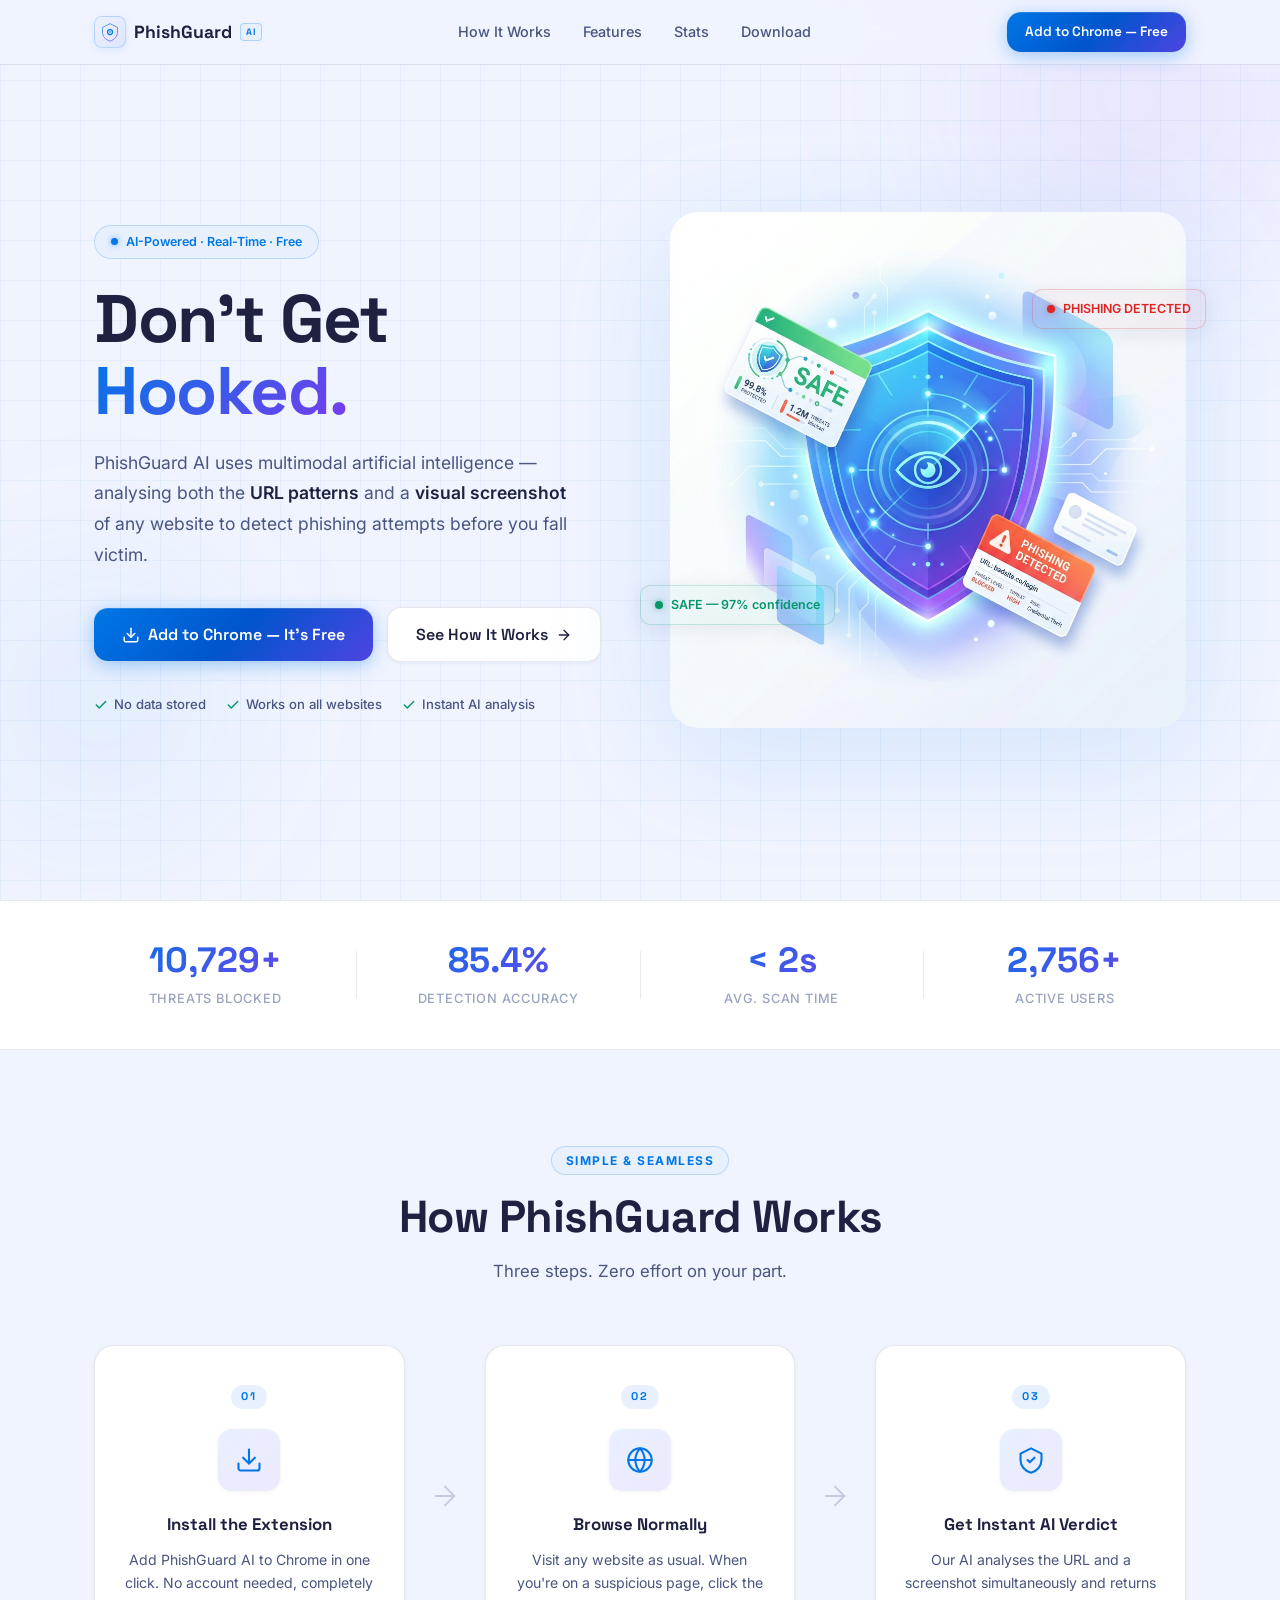
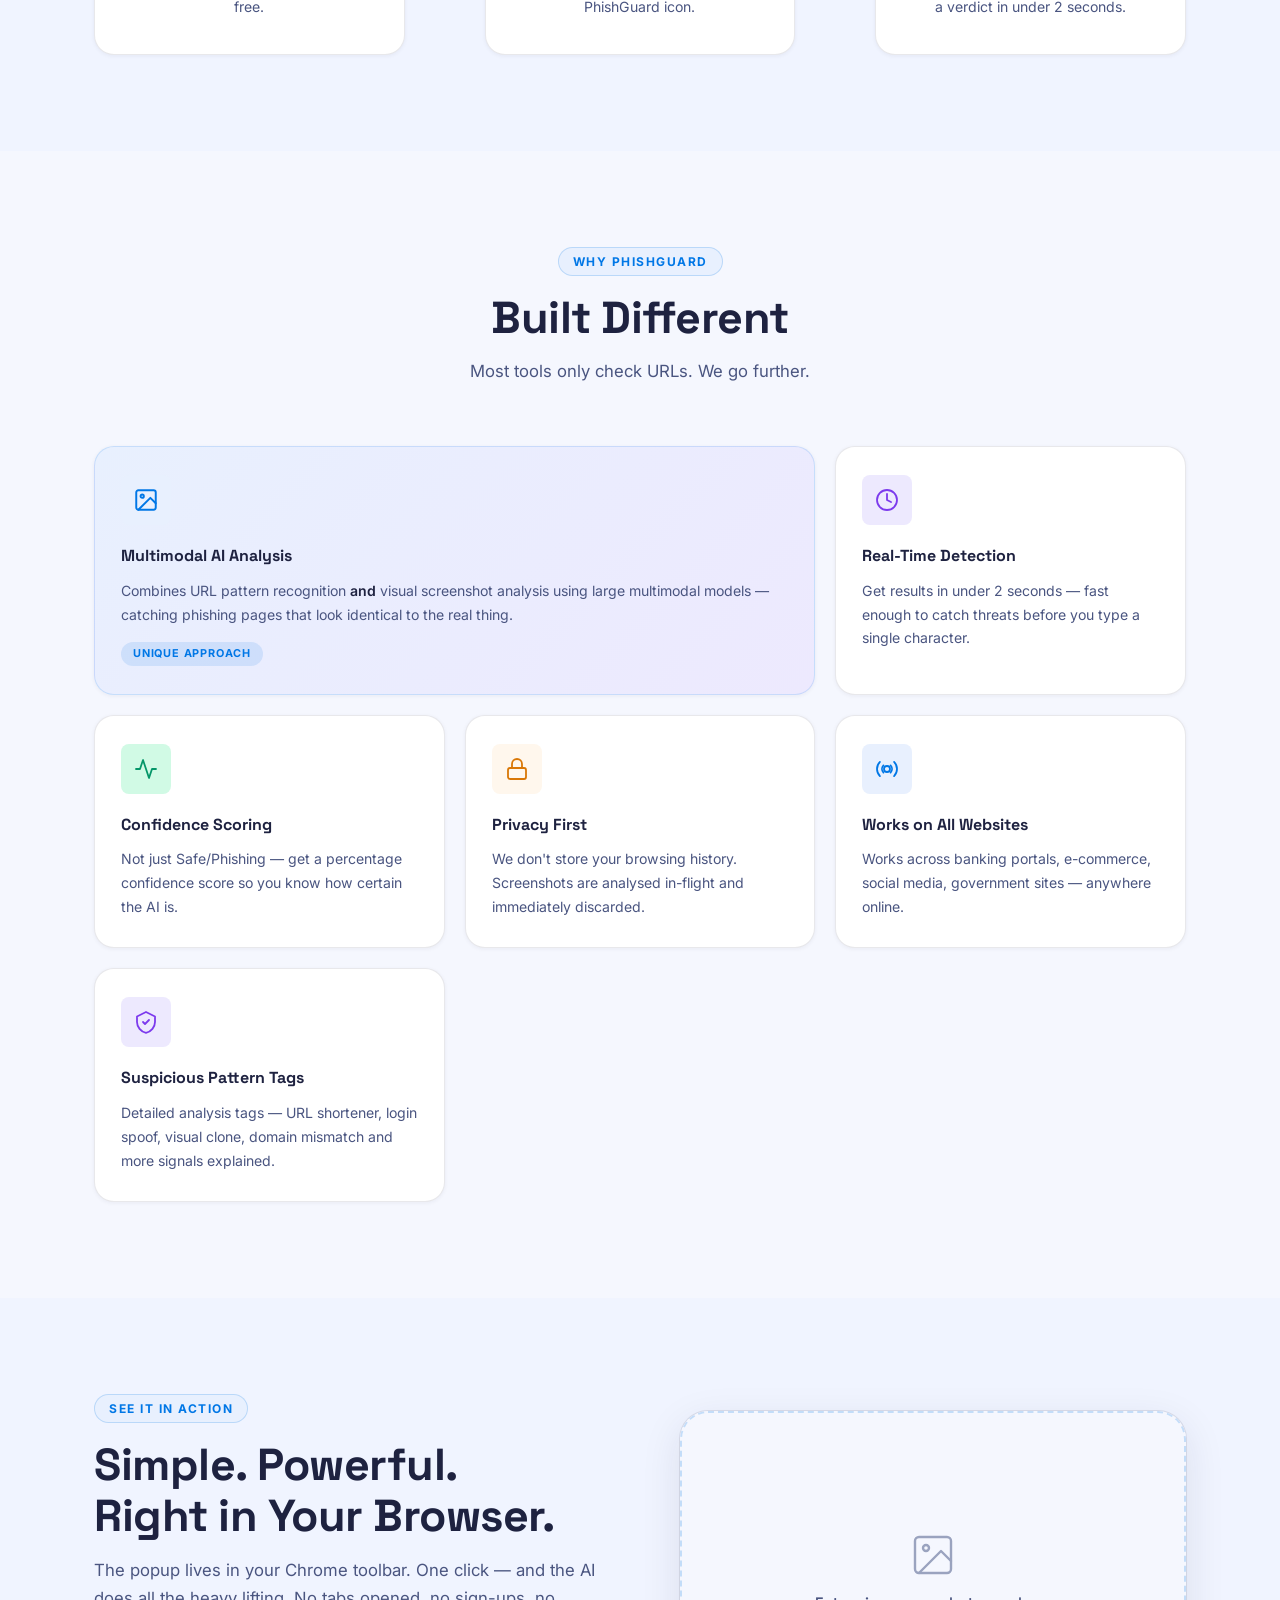
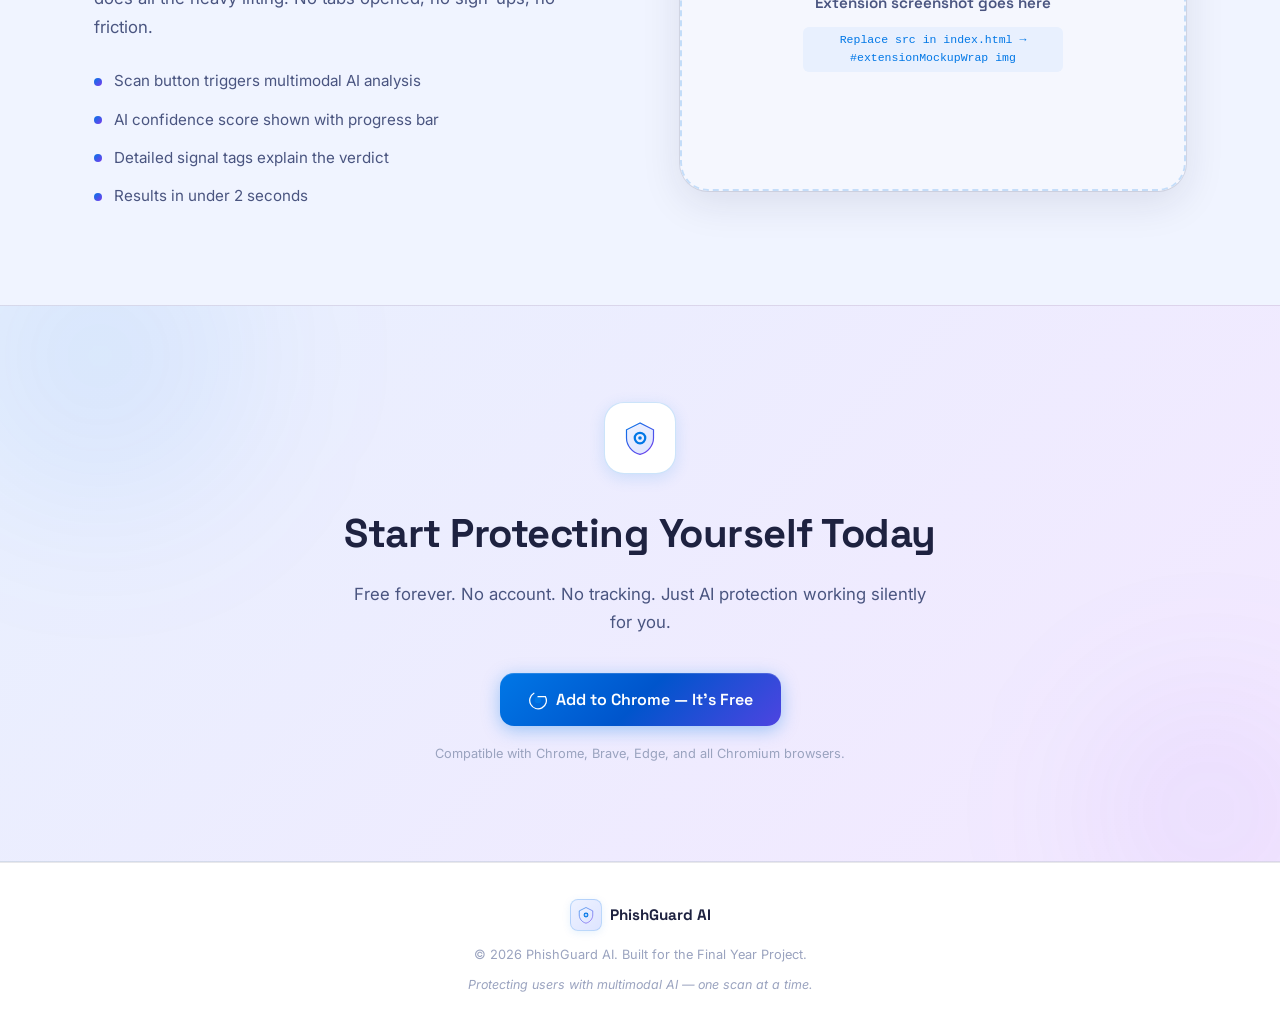
<file: frontend/landing_page/index.html>
<!DOCTYPE html>
<html lang="en">
<head>
  <meta charset="UTF-8" />
  <meta name="viewport" content="width=device-width, initial-scale=1.0" />
  <meta name="description" content="PhishGuard AI — AI-powered phishing website detector using multimodal analysis of URLs and screenshots. Stay safe online with real-time protection." />
  <title>PhishGuard AI — AI-Powered Phishing Detector</title>
  <link rel="preconnect" href="https://fonts.googleapis.com" />
  <link rel="preconnect" href="https://fonts.gstatic.com" crossorigin />
  <link href="https://fonts.googleapis.com/css2?family=Inter:wght@300;400;500;600;700&family=Space+Grotesk:wght@400;500;600;700;800&display=swap" rel="stylesheet" />
  <link rel="stylesheet" href="style.css" />
</head>
<body>

  <!-- ═══════════════════════════════════════════════════════════
       NAVBAR
  ═══════════════════════════════════════════════════════════════ -->
  <nav class="navbar" id="navbar">
    <div class="nav-inner container">
      <a href="#" class="nav-brand" id="navBrand">
        <div class="nav-logo">
          <svg width="20" height="20" viewBox="0 0 24 24" fill="none">
            <path d="M12 2L3 6.5V12c0 4.97 3.79 9.63 9 10.93C17.21 21.63 21 16.97 21 12V6.5L12 2Z"
              fill="url(#nl-fill)" stroke="url(#nl-stroke)" stroke-width="0.8"/>
            <circle cx="12" cy="12" r="3" fill="none" stroke="#0077e6" stroke-width="1.5"/>
            <circle cx="12" cy="12" r="1" fill="#0077e6"/>
            <defs>
              <linearGradient id="nl-fill" x1="3" y1="2" x2="21" y2="24" gradientUnits="userSpaceOnUse">
                <stop stop-color="#eef2ff"/><stop offset="1" stop-color="#dde4ff"/>
              </linearGradient>
              <linearGradient id="nl-stroke" x1="3" y1="2" x2="21" y2="24" gradientUnits="userSpaceOnUse">
                <stop stop-color="#0077e6"/><stop offset="1" stop-color="#7c3aed"/>
              </linearGradient>
            </defs>
          </svg>
        </div>
        <span class="nav-brand-name">PhishGuard</span>
        <span class="nav-brand-tag">AI</span>
      </a>

      <ul class="nav-links" id="navLinks">
        <li><a href="#how-it-works" class="nav-link">How It Works</a></li>
        <li><a href="#features" class="nav-link">Features</a></li>
        <li><a href="#stats" class="nav-link">Stats</a></li>
        <li><a href="#download" class="nav-link">Download</a></li>
      </ul>

      <a href="#download" class="btn btn-primary nav-cta" id="navCta">Add to Chrome — Free</a>

      <!-- Mobile hamburger -->
      <button class="hamburger" id="hamburger" aria-label="Toggle menu">
        <span></span><span></span><span></span>
      </button>
    </div>
  </nav>

  <!-- ═══════════════════════════════════════════════════════════
       HERO
  ═══════════════════════════════════════════════════════════════ -->
  <section class="hero" id="hero">
    <!-- background decorations -->
    <div class="hero-orb hero-orb-1" aria-hidden="true"></div>
    <div class="hero-orb hero-orb-2" aria-hidden="true"></div>
    <div class="hero-grid" aria-hidden="true"></div>

    <div class="container hero-inner">
      <!-- Left: text -->
      <div class="hero-content" data-animate="fade-up">
        <div class="hero-badge">
          <span class="badge-dot"></span>
          AI-Powered · Real-Time · Free
        </div>

        <h1 class="hero-title">
          Don't Get<br/>
          <span class="gradient-text">Hooked.</span>
        </h1>

        <p class="hero-subtitle">
          PhishGuard AI uses multimodal artificial intelligence — analysing both the
          <strong>URL patterns</strong> and a <strong>visual screenshot</strong> of any website
          to detect phishing attempts before you fall victim.
        </p>

        <div class="hero-actions">
          <a href="#download" class="btn btn-primary btn-lg" id="heroCta">
            <svg width="18" height="18" viewBox="0 0 24 24" fill="none" stroke="currentColor" stroke-width="2" stroke-linecap="round" stroke-linejoin="round">
              <path d="M21 15v4a2 2 0 0 1-2 2H5a2 2 0 0 1-2-2v-4"/>
              <polyline points="7 10 12 15 17 10"/>
              <line x1="12" y1="15" x2="12" y2="3"/>
            </svg>
            Add to Chrome — It's Free
          </a>
          <a href="#how-it-works" class="btn btn-ghost btn-lg" id="heroLearnMore">
            See How It Works
            <svg width="16" height="16" viewBox="0 0 24 24" fill="none" stroke="currentColor" stroke-width="2" stroke-linecap="round" stroke-linejoin="round">
              <line x1="5" y1="12" x2="19" y2="12"/>
              <polyline points="12 5 19 12 12 19"/>
            </svg>
          </a>
        </div>

        <!-- Mini trust badges -->
        <div class="hero-trust">
          <div class="trust-item">
            <svg width="14" height="14" viewBox="0 0 24 24" fill="none" stroke="#059669" stroke-width="2.5" stroke-linecap="round" stroke-linejoin="round"><polyline points="20 6 9 17 4 12"/></svg>
            No data stored
          </div>
          <div class="trust-item">
            <svg width="14" height="14" viewBox="0 0 24 24" fill="none" stroke="#059669" stroke-width="2.5" stroke-linecap="round" stroke-linejoin="round"><polyline points="20 6 9 17 4 12"/></svg>
            Works on all websites
          </div>
          <div class="trust-item">
            <svg width="14" height="14" viewBox="0 0 24 24" fill="none" stroke="#059669" stroke-width="2.5" stroke-linecap="round" stroke-linejoin="round"><polyline points="20 6 9 17 4 12"/></svg>
            Instant AI analysis
          </div>
        </div>
      </div>

      <!-- Right: illustration -->
      <div class="hero-visual" data-animate="fade-left">
        <div class="hero-img-wrap">
          <img
            src="hero-illustration.png"
            alt="PhishGuard AI shield scanning a website"
            class="hero-img"
            id="heroIllustration"
          />
          <!-- Floating status cards -->
          <div class="float-card float-card-safe" aria-hidden="true">
            <div class="float-dot safe"></div>
            <span>SAFE — 97% confidence</span>
          </div>
          <div class="float-card float-card-danger" aria-hidden="true">
            <div class="float-dot danger"></div>
            <span>PHISHING DETECTED</span>
          </div>
        </div>
      </div>
    </div>
  </section>

  <!-- ═══════════════════════════════════════════════════════════
       STATS BAR
  ═══════════════════════════════════════════════════════════════ -->
  <section class="stats-bar" id="stats">
    <div class="container stats-inner">
      <div class="stat-item" data-animate="fade-up">
        <div class="stat-number" id="statThreats">—</div>
        <div class="stat-label">Threats Blocked</div>
      </div>
      <div class="stat-divider" aria-hidden="true"></div>
      <div class="stat-item" data-animate="fade-up" data-delay="100">
        <div class="stat-number" id="statAccuracy">—</div>
        <div class="stat-label">Detection Accuracy</div>
      </div>
      <div class="stat-divider" aria-hidden="true"></div>
      <div class="stat-item" data-animate="fade-up" data-delay="200">
        <div class="stat-number" id="statScanTime">—</div>
        <div class="stat-label">Avg. Scan Time</div>
      </div>
      <div class="stat-divider" aria-hidden="true"></div>
      <div class="stat-item" data-animate="fade-up" data-delay="300">
        <div class="stat-number" id="statUsers">—</div>
        <div class="stat-label">Active Users</div>
      </div>
    </div>
  </section>

  <!-- ═══════════════════════════════════════════════════════════
       HOW IT WORKS
  ═══════════════════════════════════════════════════════════════ -->
  <section class="how-it-works section" id="how-it-works">
    <div class="container">
      <div class="section-header" data-animate="fade-up">
        <div class="section-eyebrow">Simple & Seamless</div>
        <h2 class="section-title">How PhishGuard Works</h2>
        <p class="section-subtitle">Three steps. Zero effort on your part.</p>
      </div>

      <div class="steps-grid">
        <!-- Step 1 -->
        <div class="step-card" data-animate="fade-up" data-delay="0">
          <div class="step-number">01</div>
          <div class="step-icon-wrap">
            <svg width="28" height="28" viewBox="0 0 24 24" fill="none" stroke="currentColor" stroke-width="1.8" stroke-linecap="round" stroke-linejoin="round">
              <path d="M21 15v4a2 2 0 0 1-2 2H5a2 2 0 0 1-2-2v-4"/>
              <polyline points="7 10 12 15 17 10"/>
              <line x1="12" y1="15" x2="12" y2="3"/>
            </svg>
          </div>
          <h3 class="step-title">Install the Extension</h3>
          <p class="step-desc">Add PhishGuard AI to Chrome in one click. No account needed, completely free.</p>
        </div>

        <!-- Arrow -->
        <div class="step-arrow" aria-hidden="true">
          <svg width="32" height="32" viewBox="0 0 24 24" fill="none" stroke="currentColor" stroke-width="1.5" stroke-linecap="round" stroke-linejoin="round">
            <line x1="5" y1="12" x2="19" y2="12"/>
            <polyline points="12 5 19 12 12 19"/>
          </svg>
        </div>

        <!-- Step 2 -->
        <div class="step-card" data-animate="fade-up" data-delay="150">
          <div class="step-number">02</div>
          <div class="step-icon-wrap">
            <svg width="28" height="28" viewBox="0 0 24 24" fill="none" stroke="currentColor" stroke-width="1.8" stroke-linecap="round" stroke-linejoin="round">
              <circle cx="12" cy="12" r="10"/>
              <line x1="2" y1="12" x2="22" y2="12"/>
              <path d="M12 2a15.3 15.3 0 0 1 4 10 15.3 15.3 0 0 1-4 10 15.3 15.3 0 0 1-4-10 15.3 15.3 0 0 1 4-10z"/>
            </svg>
          </div>
          <h3 class="step-title">Browse Normally</h3>
          <p class="step-desc">Visit any website as usual. When you're on a suspicious page, click the PhishGuard icon.</p>
        </div>

        <!-- Arrow -->
        <div class="step-arrow" aria-hidden="true">
          <svg width="32" height="32" viewBox="0 0 24 24" fill="none" stroke="currentColor" stroke-width="1.5" stroke-linecap="round" stroke-linejoin="round">
            <line x1="5" y1="12" x2="19" y2="12"/>
            <polyline points="12 5 19 12 12 19"/>
          </svg>
        </div>

        <!-- Step 3 -->
        <div class="step-card" data-animate="fade-up" data-delay="300">
          <div class="step-number">03</div>
          <div class="step-icon-wrap">
            <svg width="28" height="28" viewBox="0 0 24 24" fill="none" stroke="currentColor" stroke-width="1.8" stroke-linecap="round" stroke-linejoin="round">
              <path d="M12 2L3 6.5V12c0 4.97 3.79 9.63 9 10.93C17.21 21.63 21 16.97 21 12V6.5L12 2Z"/>
              <polyline points="9 12 11 14 15 10"/>
            </svg>
          </div>
          <h3 class="step-title">Get Instant AI Verdict</h3>
          <p class="step-desc">Our AI analyses the URL and a screenshot simultaneously and returns a verdict in under 2 seconds.</p>
        </div>
      </div>
    </div>
  </section>

  <!-- ═══════════════════════════════════════════════════════════
       FEATURES
  ═══════════════════════════════════════════════════════════════ -->
  <section class="features section" id="features">
    <div class="container">
      <div class="section-header" data-animate="fade-up">
        <div class="section-eyebrow">Why PhishGuard</div>
        <h2 class="section-title">Built Different</h2>
        <p class="section-subtitle">Most tools only check URLs. We go further.</p>
      </div>

      <div class="features-grid">

        <div class="feature-card feature-card-large" data-animate="fade-up" data-delay="0">
          <div class="feature-icon-wrap blue">
            <svg width="26" height="26" viewBox="0 0 24 24" fill="none" stroke="currentColor" stroke-width="1.8" stroke-linecap="round" stroke-linejoin="round">
              <rect x="3" y="3" width="18" height="18" rx="2"/><circle cx="8.5" cy="8.5" r="1.5"/>
              <polyline points="21 15 16 10 5 21"/>
            </svg>
          </div>
          <h3 class="feature-title">Multimodal AI Analysis</h3>
          <p class="feature-desc">Combines URL pattern recognition <em>and</em> visual screenshot analysis using large multimodal models — catching phishing pages that look identical to the real thing.</p>
          <div class="feature-tag">Unique Approach</div>
        </div>

        <div class="feature-card" data-animate="fade-up" data-delay="100">
          <div class="feature-icon-wrap violet">
            <svg width="24" height="24" viewBox="0 0 24 24" fill="none" stroke="currentColor" stroke-width="1.8" stroke-linecap="round" stroke-linejoin="round">
              <circle cx="12" cy="12" r="10"/><polyline points="12 6 12 12 16 14"/>
            </svg>
          </div>
          <h3 class="feature-title">Real-Time Detection</h3>
          <p class="feature-desc">Get results in under 2 seconds — fast enough to catch threats before you type a single character.</p>
        </div>

        <div class="feature-card" data-animate="fade-up" data-delay="200">
          <div class="feature-icon-wrap green">
            <svg width="24" height="24" viewBox="0 0 24 24" fill="none" stroke="currentColor" stroke-width="1.8" stroke-linecap="round" stroke-linejoin="round">
              <polyline points="22 12 18 12 15 21 9 3 6 12 2 12"/>
            </svg>
          </div>
          <h3 class="feature-title">Confidence Scoring</h3>
          <p class="feature-desc">Not just Safe/Phishing — get a percentage confidence score so you know how certain the AI is.</p>
        </div>

        <div class="feature-card" data-animate="fade-up" data-delay="300">
          <div class="feature-icon-wrap orange">
            <svg width="24" height="24" viewBox="0 0 24 24" fill="none" stroke="currentColor" stroke-width="1.8" stroke-linecap="round" stroke-linejoin="round">
              <rect x="3" y="11" width="18" height="11" rx="2" ry="2"/>
              <path d="M7 11V7a5 5 0 0 1 10 0v4"/>
            </svg>
          </div>
          <h3 class="feature-title">Privacy First</h3>
          <p class="feature-desc">We don't store your browsing history. Screenshots are analysed in-flight and immediately discarded.</p>
        </div>

        <div class="feature-card" data-animate="fade-up" data-delay="400">
          <div class="feature-icon-wrap blue">
            <svg width="24" height="24" viewBox="0 0 24 24" fill="none" stroke="currentColor" stroke-width="1.8" stroke-linecap="round" stroke-linejoin="round">
              <circle cx="12" cy="12" r="3"/><path d="M19.07 4.93a10 10 0 0 1 0 14.14M4.93 4.93a10 10 0 0 0 0 14.14"/>
              <path d="M15.54 8.46a5 5 0 0 1 0 7.07M8.46 8.46a5 5 0 0 0 0 7.07"/>
            </svg>
          </div>
          <h3 class="feature-title">Works on All Websites</h3>
          <p class="feature-desc">Works across banking portals, e-commerce, social media, government sites — anywhere online.</p>
        </div>

        <div class="feature-card" data-animate="fade-up" data-delay="500">
          <div class="feature-icon-wrap violet">
            <svg width="24" height="24" viewBox="0 0 24 24" fill="none" stroke="currentColor" stroke-width="1.8" stroke-linecap="round" stroke-linejoin="round">
              <path d="M12 2L3 6.5V12c0 4.97 3.79 9.63 9 10.93C17.21 21.63 21 16.97 21 12V6.5L12 2Z"/>
              <polyline points="9 12 11 14 15 10"/>
            </svg>
          </div>
          <h3 class="feature-title">Suspicious Pattern Tags</h3>
          <p class="feature-desc">Detailed analysis tags — URL shortener, login spoof, visual clone, domain mismatch and more signals explained.</p>
        </div>

      </div>
    </div>
  </section>

  <!-- ═══════════════════════════════════════════════════════════
       EXTENSION PREVIEW (placeholder — replace with your image)
  ═══════════════════════════════════════════════════════════════ -->
  <section class="preview section" id="preview">
    <div class="container preview-inner">
      <div class="preview-content" data-animate="fade-right">
        <div class="section-eyebrow">See It in Action</div>
        <h2 class="section-title left">Simple. Powerful.<br/>Right in Your Browser.</h2>
        <p class="section-subtitle left">
          The popup lives in your Chrome toolbar. One click — and the AI does all the heavy lifting.
          No tabs opened, no sign-ups, no friction.
        </p>
        <ul class="preview-list">
          <li>
            <span class="list-dot"></span>
            Scan button triggers multimodal AI analysis
          </li>
          <li>
            <span class="list-dot"></span>
            AI confidence score shown with progress bar
          </li>
          <li>
            <span class="list-dot"></span>
            Detailed signal tags explain the verdict
          </li>
          <li>
            <span class="list-dot"></span>
            Results in under 2 seconds
          </li>
        </ul>
      </div>

      <div class="preview-visual" data-animate="fade-left">
        <!--
          ↓ Replace src with your actual extension screenshot
            e.g. src="extension-screenshot.png"
        -->
        <div class="extension-mockup" id="extensionMockupWrap">
          <div class="mockup-placeholder">
            <svg width="48" height="48" viewBox="0 0 24 24" fill="none" stroke="#9aa3bf" stroke-width="1.2" stroke-linecap="round" stroke-linejoin="round">
              <rect x="3" y="3" width="18" height="18" rx="2"/><circle cx="8.5" cy="8.5" r="1.5"/>
              <polyline points="21 15 16 10 5 21"/>
            </svg>
            <p>Extension screenshot goes here</p>
            <span>Replace src in index.html → #extensionMockupWrap img</span>
          </div>
          <!-- Uncomment and set src when you have the image: -->
          <!-- <img src="extension-screenshot.png" alt="PhishGuard AI Chrome Extension Popup" class="mockup-img" /> -->
        </div>
      </div>
    </div>
  </section>

  <!-- ═══════════════════════════════════════════════════════════
       DOWNLOAD CTA
  ═══════════════════════════════════════════════════════════════ -->
  <section class="cta-section section" id="download">
    <div class="cta-orb cta-orb-1" aria-hidden="true"></div>
    <div class="cta-orb cta-orb-2" aria-hidden="true"></div>
    <div class="container cta-inner" data-animate="fade-up">
      <div class="cta-icon-wrap">
        <svg width="36" height="36" viewBox="0 0 24 24" fill="none">
          <path d="M12 2L3 6.5V12c0 4.97 3.79 9.63 9 10.93C17.21 21.63 21 16.97 21 12V6.5L12 2Z"
            fill="url(#cta-shield)" stroke="url(#cta-stroke)" stroke-width="0.8"/>
          <circle cx="12" cy="12" r="3.5" fill="none" stroke="#0077e6" stroke-width="1.5"/>
          <circle cx="12" cy="12" r="1.2" fill="#0077e6"/>
          <defs>
            <linearGradient id="cta-shield" x1="3" y1="2" x2="21" y2="24" gradientUnits="userSpaceOnUse">
              <stop stop-color="#eef2ff"/><stop offset="1" stop-color="#dde4ff"/>
            </linearGradient>
            <linearGradient id="cta-stroke" x1="3" y1="2" x2="21" y2="24" gradientUnits="userSpaceOnUse">
              <stop stop-color="#0077e6"/><stop offset="1" stop-color="#7c3aed"/>
            </linearGradient>
          </defs>
        </svg>
      </div>
      <h2 class="cta-title">Start Protecting Yourself Today</h2>
      <p class="cta-subtitle">
        Free forever. No account. No tracking. Just AI protection working silently for you.
      </p>
      <div class="cta-actions">
        <a href="#" class="btn btn-primary btn-lg btn-chrome" id="downloadBtn">
          <!-- Chrome logo -->
          <svg width="20" height="20" viewBox="0 0 24 24" fill="none">
            <circle cx="12" cy="12" r="4" fill="#0077e6"/>
            <path d="M12 8h8.93A10 10 0 1 1 7.08 3.93" stroke="currentColor" stroke-width="1.5" stroke-linecap="round" fill="none"/>
          </svg>
          Add to Chrome — It's Free
        </a>
      </div>
      <p class="cta-note">Compatible with Chrome, Brave, Edge, and all Chromium browsers.</p>
    </div>
  </section>

  <!-- ═══════════════════════════════════════════════════════════
       FOOTER
  ═══════════════════════════════════════════════════════════════ -->
  <footer class="footer">
    <div class="container footer-inner">
      <div class="footer-brand">
        <div class="nav-logo">
          <svg width="18" height="18" viewBox="0 0 24 24" fill="none">
            <path d="M12 2L3 6.5V12c0 4.97 3.79 9.63 9 10.93C17.21 21.63 21 16.97 21 12V6.5L12 2Z"
              fill="url(#ft-fill)" stroke="url(#ft-stroke)" stroke-width="0.8"/>
            <circle cx="12" cy="12" r="2.5" fill="none" stroke="#0077e6" stroke-width="1.5"/>
            <circle cx="12" cy="12" r="0.8" fill="#0077e6"/>
            <defs>
              <linearGradient id="ft-fill" x1="3" y1="2" x2="21" y2="24" gradientUnits="userSpaceOnUse">
                <stop stop-color="#eef2ff"/><stop offset="1" stop-color="#dde4ff"/>
              </linearGradient>
              <linearGradient id="ft-stroke" x1="3" y1="2" x2="21" y2="24" gradientUnits="userSpaceOnUse">
                <stop stop-color="#0077e6"/><stop offset="1" stop-color="#7c3aed"/>
              </linearGradient>
            </defs>
          </svg>
        </div>
        <span class="footer-brand-name">PhishGuard AI</span>
      </div>
      <p class="footer-copy">© 2026 PhishGuard AI. Built for the Final Year Project.</p>
      <p class="footer-tagline">Protecting users with multimodal AI — one scan at a time.</p>
    </div>
  </footer>

  <script src="script.js"></script>
</body>
</html>
</file>
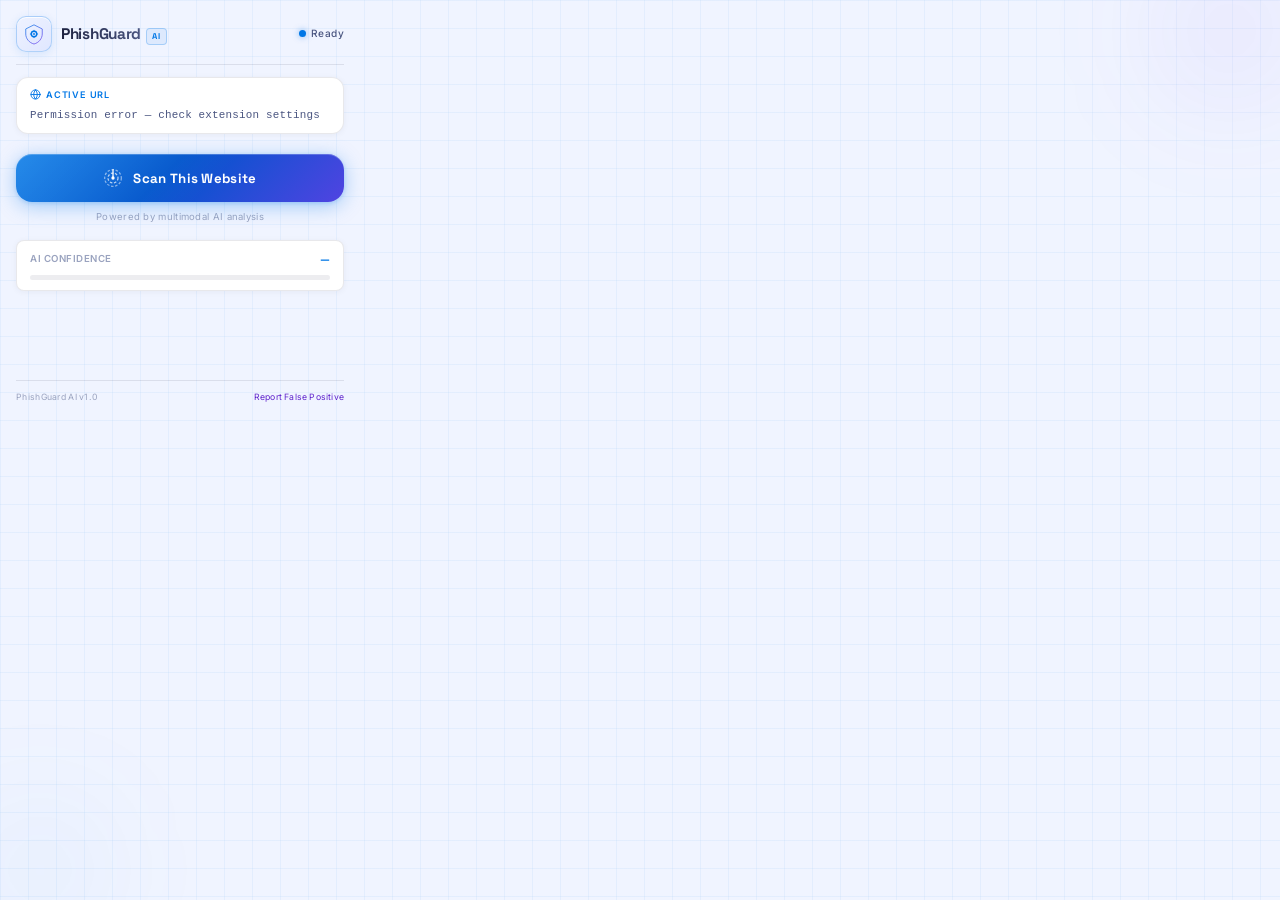
<file: frontend/extension/popup.html>
<!DOCTYPE html>
<html lang="en">
<head>
  <meta charset="UTF-8" />
  <meta name="viewport" content="width=device-width, initial-scale=1.0" />
  <title>PhishGuard AI</title>
  <link rel="preconnect" href="https://fonts.googleapis.com" />
  <link rel="preconnect" href="https://fonts.gstatic.com" crossorigin />
  <link
    href="https://fonts.googleapis.com/css2?family=Inter:wght@300;400;500;600;700&family=Space+Grotesk:wght@400;500;600;700&display=swap"
    rel="stylesheet"
  />
  <link rel="stylesheet" href="popup.css" />
</head>
<body>
  <!-- Animated background grid -->
  <div class="bg-grid" aria-hidden="true"></div>

  <!-- Floating orbs for ambient glow -->
  <div class="orb orb-1" aria-hidden="true"></div>
  <div class="orb orb-2" aria-hidden="true"></div>

  <div class="popup-wrapper">

    <!-- ── HEADER ────────────────────────────────────────── -->
    <header class="popup-header">
      <div class="brand">
        <div class="brand-icon">
          <svg width="22" height="22" viewBox="0 0 24 24" fill="none" xmlns="http://www.w3.org/2000/svg">
            <path d="M12 2L3 6.5V12c0 4.97 3.79 9.63 9 10.93C17.21 21.63 21 16.97 21 12V6.5L12 2Z" fill="url(#shield-grad-light)" stroke="url(#shield-stroke-light)" stroke-width="0.8"/>
            <circle cx="12" cy="12" r="3" fill="none" stroke="#0077e6" stroke-width="1.5"/>
            <circle cx="12" cy="12" r="1" fill="#0077e6"/>
            <line x1="12" y1="8" x2="12" y2="9.5" stroke="#0077e6" stroke-width="1" stroke-linecap="round"/>
            <line x1="12" y1="14.5" x2="12" y2="16" stroke="#0077e6" stroke-width="1" stroke-linecap="round"/>
            <line x1="8" y1="12" x2="9.5" y2="12" stroke="#0077e6" stroke-width="1" stroke-linecap="round"/>
            <line x1="14.5" y1="12" x2="16" y2="12" stroke="#0077e6" stroke-width="1" stroke-linecap="round"/>
            <defs>
              <linearGradient id="shield-grad-light" x1="3" y1="2" x2="21" y2="24" gradientUnits="userSpaceOnUse">
                <stop stop-color="#eef2ff"/>
                <stop offset="1" stop-color="#dde4ff"/>
              </linearGradient>
              <linearGradient id="shield-stroke-light" x1="3" y1="2" x2="21" y2="24" gradientUnits="userSpaceOnUse">
                <stop stop-color="#0077e6"/>
                <stop offset="1" stop-color="#7c3aed"/>
              </linearGradient>
            </defs>
          </svg>
        </div>
        <div class="brand-text">
          <span class="brand-name">PhishGuard</span>
          <span class="brand-tag">AI</span>
        </div>
      </div>
      <div class="header-status" id="headerStatus">
        <span class="status-dot active"></span>
        <span class="status-label">Ready</span>
      </div>
    </header>

    <!-- ── URL DISPLAY ──────────────────────────────────── -->
    <div class="url-card" id="urlCard">
      <div class="url-card-label">
        <svg width="11" height="11" viewBox="0 0 24 24" fill="none" stroke="currentColor" stroke-width="2" stroke-linecap="round" stroke-linejoin="round">
          <circle cx="12" cy="12" r="10"/><line x1="2" y1="12" x2="22" y2="12"/>
          <path d="M12 2a15.3 15.3 0 0 1 4 10 15.3 15.3 0 0 1-4 10 15.3 15.3 0 0 1-4-10 15.3 15.3 0 0 1 4-10z"/>
        </svg>
        Active URL
      </div>
      <div class="url-text" id="urlDisplay">Loading current page...</div>
    </div>

    <!-- ── SCAN BUTTON ─────────────────────────────────── -->
    <div class="scan-section">
      <button class="scan-btn" id="scanBtn" aria-label="Scan current website for phishing">
        <div class="scan-btn-glow" aria-hidden="true"></div>
        <span class="scan-btn-icon" id="scanIcon">
          <!-- Radar/scan icon -->
          <svg width="20" height="20" viewBox="0 0 24 24" fill="none" xmlns="http://www.w3.org/2000/svg">
            <circle cx="12" cy="12" r="10" stroke="currentColor" stroke-width="1.5" stroke-dasharray="3 2" opacity="0.5"/>
            <circle cx="12" cy="12" r="6" stroke="currentColor" stroke-width="1.5" stroke-dasharray="3 2" opacity="0.7"/>
            <circle cx="12" cy="12" r="2" fill="currentColor"/>
            <line x1="12" y1="12" x2="12" y2="2" stroke="currentColor" stroke-width="1.5" stroke-linecap="round" class="radar-needle"/>
          </svg>
        </span>
        <span class="scan-btn-text" id="scanText">Scan This Website</span>
      </button>
      <p class="scan-hint">Powered by multimodal AI analysis</p>
    </div>

    <!-- ── RESULT PANEL (hidden initially) ─────────────── -->
    <div class="result-panel" id="resultPanel" aria-live="polite">

      <!-- Safe result -->
      <div class="result-card result-safe hidden" id="resultSafe">
        <div class="result-icon-wrap safe">
          <svg width="28" height="28" viewBox="0 0 24 24" fill="none" stroke="#00f5d4" stroke-width="2" stroke-linecap="round" stroke-linejoin="round">
            <path d="M22 11.08V12a10 10 0 1 1-5.93-9.14"/><polyline points="22 4 12 14.01 9 11.01"/>
          </svg>
        </div>
        <div class="result-info">
          <div class="result-verdict safe-text">SAFE</div>
          <div class="result-desc">No phishing signals detected. This site appears legitimate.</div>
        </div>
      </div>

      <!-- Phishing result -->
      <div class="result-card result-danger hidden" id="resultDanger">
        <div class="result-icon-wrap danger">
          <svg width="28" height="28" viewBox="0 0 24 24" fill="none" stroke="#ff4d6d" stroke-width="2" stroke-linecap="round" stroke-linejoin="round">
            <path d="M10.29 3.86 1.82 18a2 2 0 0 0 1.71 3h16.94a2 2 0 0 0 1.71-3L13.71 3.86a2 2 0 0 0-3.42 0z"/>
            <line x1="12" y1="9" x2="12" y2="13"/><line x1="12" y1="17" x2="12.01" y2="17"/>
          </svg>
        </div>
        <div class="result-info">
          <div class="result-verdict danger-text">PHISHING</div>
          <div class="result-desc">Phishing signals detected! Avoid entering any credentials.</div>
        </div>
      </div>

      <!-- Warning / suspicious -->
      <div class="result-card result-warning hidden" id="resultWarning">
        <div class="result-icon-wrap warning">
          <svg width="28" height="28" viewBox="0 0 24 24" fill="none" stroke="#f4a261" stroke-width="2" stroke-linecap="round" stroke-linejoin="round">
            <circle cx="12" cy="12" r="10"/><line x1="12" y1="8" x2="12" y2="12"/><line x1="12" y1="16" x2="12.01" y2="16"/>
          </svg>
        </div>
        <div class="result-info">
          <div class="result-verdict warning-text">SUSPICIOUS</div>
          <div class="result-desc">Some suspicious patterns found. Proceed with caution.</div>
        </div>
      </div>

      <!-- Confidence bar -->
      <div class="confidence-wrap" id="confidenceWrap">
        <div class="confidence-label">
          <span>AI Confidence</span>
          <span class="confidence-score" id="confidenceScore">—</span>
        </div>
        <div class="confidence-bar-track">
          <div class="confidence-bar-fill" id="confidenceFill" style="width:0%"></div>
        </div>
      </div>

      <!-- Analysis tags -->
      <div class="analysis-tags" id="analysisTags"></div>

    </div>

    <!-- ── SCANNING OVERLAY ────────────────────────────── -->
    <div class="scanning-overlay hidden" id="scanningOverlay" aria-busy="true" role="status">
      <div class="scan-ring">
        <div class="ring ring-1"></div>
        <div class="ring ring-2"></div>
        <div class="ring ring-3"></div>
        <div class="scan-center-dot"></div>
      </div>
      <div class="scanning-text">Analyzing with AI...</div>
      <div class="scanning-steps">
        <div class="step" id="step1">
          <span class="step-dot"></span>Capturing screenshot
        </div>
        <div class="step" id="step2">
          <span class="step-dot"></span>Analyzing URL patterns
        </div>
        <div class="step" id="step3">
          <span class="step-dot"></span>Running multimodal AI
        </div>
      </div>
    </div>

    <!-- ── FOOTER ──────────────────────────────────────── -->
    <footer class="popup-footer">
      <span class="footer-label">PhishGuard AI v1.0</span>
      <a class="footer-link" href="#" id="reportLink">Report False Positive</a>
    </footer>
  </div>

  <script src="popup.js"></script>
</body>
</html>
</file>
<file: frontend/landing_page/style.css>
/* ================================================================
   PhishGuard AI — Landing Page Styles
   Theme: Light Premium (matches extension popup theme)
   ================================================================ */

/* ── Google Fonts loaded via HTML <link> ── */

/* ── CSS Design Tokens ────────────────────────────────────────── */
:root {
  /* Backgrounds */
  --bg-page:        #f0f4ff;
  --bg-white:       #ffffff;
  --bg-card:        #ffffff;
  --bg-subtle:      #f5f7fe;
  --bg-overlay:     rgba(240, 244, 255, 0.94);

  /* Brand */
  --blue:           #0077e6;
  --blue-dark:      #0055cc;
  --blue-light:     #e8f0fe;
  --violet:         #7c3aed;
  --violet-dark:    #6022cc;
  --violet-light:   #ede9fe;

  /* Semantic */
  --green:          #059669;
  --green-light:    #d1fae5;
  --red:            #dc2626;
  --orange:         #d97706;

  /* Text */
  --text-primary:   #1e2240;
  --text-secondary: #4a5580;
  --text-muted:     #9aa3bf;

  /* Borders */
  --border:         rgba(30, 34, 64, 0.1);
  --border-accent:  rgba(0, 119, 230, 0.2);

  /* Shadows */
  --shadow-sm:      0 1px 4px rgba(30, 34, 64, 0.06);
  --shadow-md:      0 4px 20px rgba(30, 34, 64, 0.08);
  --shadow-lg:      0 12px 40px rgba(30, 34, 64, 0.1);
  --shadow-glow:    0 8px 28px rgba(0, 119, 230, 0.25);

  /* Sizing */
  --container:      1140px;
  --radius-sm:      8px;
  --radius-md:      14px;
  --radius-lg:      20px;
  --radius-xl:      28px;

  /* Typography */
  --font-head:      'Space Grotesk', 'Inter', sans-serif;
  --font-body:      'Inter', sans-serif;

  /* Transitions */
  --ease:           cubic-bezier(0.16, 1, 0.3, 1);
}

/* ── Reset ────────────────────────────────────────────────────── */
*, *::before, *::after { box-sizing: border-box; margin: 0; padding: 0; }
html { scroll-behavior: smooth; font-size: 16px; }
body {
  font-family: var(--font-body);
  background: var(--bg-page);
  color: var(--text-primary);
  line-height: 1.6;
  overflow-x: hidden;
}
img { max-width: 100%; height: auto; display: block; }
a  { text-decoration: none; color: inherit; }
ul { list-style: none; }
button { font-family: inherit; cursor: pointer; border: none; background: none; }

/* ── Container ────────────────────────────────────────────────── */
.container {
  max-width: var(--container);
  margin: 0 auto;
  padding: 0 24px;
}

/* ── Section spacing ──────────────────────────────────────────── */
.section { padding: 96px 0; }

/* ── Gradient text ────────────────────────────────────────────── */
.gradient-text {
  background: linear-gradient(135deg, var(--blue) 0%, var(--violet) 100%);
  -webkit-background-clip: text;
  -webkit-text-fill-color: transparent;
  background-clip: text;
}

/* ── Buttons ──────────────────────────────────────────────────── */
.btn {
  display: inline-flex;
  align-items: center;
  gap: 8px;
  padding: 11px 22px;
  border-radius: var(--radius-md);
  font-family: var(--font-head);
  font-size: 0.9rem;
  font-weight: 600;
  transition: transform 0.2s var(--ease), box-shadow 0.2s var(--ease);
  white-space: nowrap;
}

.btn-lg {
  padding: 14px 28px;
  font-size: 1rem;
}

.btn-primary {
  background: linear-gradient(135deg, var(--blue) 0%, var(--blue-dark) 50%, var(--violet) 130%);
  color: #fff;
  box-shadow: 0 4px 18px rgba(0, 119, 230, 0.35), inset 0 1px 0 rgba(255,255,255,0.15);
}

.btn-primary:hover {
  transform: translateY(-2px);
  box-shadow: 0 8px 28px rgba(0, 119, 230, 0.45), inset 0 1px 0 rgba(255,255,255,0.2);
}

.btn-primary:active { transform: scale(0.98); }

.btn-ghost {
  background: var(--bg-white);
  color: var(--text-primary);
  border: 1.5px solid var(--border);
  box-shadow: var(--shadow-sm);
}

.btn-ghost:hover {
  border-color: var(--border-accent);
  transform: translateY(-1px);
  box-shadow: var(--shadow-md);
}

/* ── Section Headers ──────────────────────────────────────────── */
.section-header { text-align: center; margin-bottom: 60px; }

.section-eyebrow {
  display: inline-block;
  font-size: 0.75rem;
  font-weight: 700;
  letter-spacing: 1.5px;
  text-transform: uppercase;
  color: var(--blue);
  background: var(--blue-light);
  border: 1px solid rgba(0, 119, 230, 0.2);
  border-radius: 999px;
  padding: 4px 14px;
  margin-bottom: 16px;
}

.section-title {
  font-family: var(--font-head);
  font-size: clamp(2rem, 4vw, 2.8rem);
  font-weight: 800;
  line-height: 1.15;
  letter-spacing: -0.5px;
  color: var(--text-primary);
  margin-bottom: 14px;
}

.section-title.left { text-align: left; }

.section-subtitle {
  font-size: 1.05rem;
  color: var(--text-secondary);
  max-width: 520px;
  margin: 0 auto;
  line-height: 1.7;
}

.section-subtitle.left { margin: 0; text-align: left; }

/* ═══════════════════════════════════════════════════════════════
   NAVBAR
═══════════════════════════════════════════════════════════════ */
.navbar {
  position: fixed;
  top: 0; left: 0; right: 0;
  z-index: 1000;
  background: rgba(240, 244, 255, 0.85);
  backdrop-filter: blur(16px);
  -webkit-backdrop-filter: blur(16px);
  border-bottom: 1px solid var(--border);
  transition: box-shadow 0.3s ease;
}

.navbar.scrolled {
  box-shadow: var(--shadow-md);
  background: rgba(255, 255, 255, 0.9);
}

.nav-inner {
  display: flex;
  align-items: center;
  justify-content: space-between;
  height: 64px;
  gap: 24px;
}

.nav-brand {
  display: flex;
  align-items: center;
  gap: 8px;
  font-family: var(--font-head);
}

.nav-logo {
  width: 32px;
  height: 32px;
  background: linear-gradient(135deg, #eef2ff, #dde4ff);
  border: 1px solid rgba(0, 119, 230, 0.2);
  border-radius: 8px;
  display: flex;
  align-items: center;
  justify-content: center;
  box-shadow: 0 2px 8px rgba(0, 119, 230, 0.1);
}

.nav-brand-name {
  font-size: 1.1rem;
  font-weight: 700;
  color: var(--text-primary);
}

.nav-brand-tag {
  font-size: 0.58rem;
  font-weight: 700;
  letter-spacing: 1px;
  text-transform: uppercase;
  color: var(--blue);
  background: var(--blue-light);
  border: 1px solid rgba(0, 119, 230, 0.25);
  border-radius: 4px;
  padding: 1px 5px;
}

.nav-links {
  display: flex;
  align-items: center;
  gap: 32px;
  flex: 1;
  justify-content: center;
}

.nav-link {
  font-size: 0.9rem;
  font-weight: 500;
  color: var(--text-secondary);
  transition: color 0.2s ease;
  position: relative;
}

.nav-link::after {
  content: '';
  position: absolute;
  left: 0; bottom: -3px;
  width: 0; height: 2px;
  background: var(--blue);
  border-radius: 999px;
  transition: width 0.25s var(--ease);
}

.nav-link:hover { color: var(--text-primary); }
.nav-link:hover::after { width: 100%; }

.nav-cta { font-size: 0.85rem; padding: 9px 18px; }

.hamburger {
  display: none;
  flex-direction: column;
  gap: 5px;
  padding: 4px;
}

.hamburger span {
  display: block;
  width: 22px;
  height: 2px;
  background: var(--text-primary);
  border-radius: 2px;
  transition: transform 0.3s ease, opacity 0.3s ease;
}

/* ═══════════════════════════════════════════════════════════════
   HERO
═══════════════════════════════════════════════════════════════ */
.hero {
  min-height: 100vh;
  display: flex;
  align-items: center;
  position: relative;
  overflow: hidden;
  padding-top: 80px;
}

.hero-grid {
  position: absolute;
  inset: 0;
  background-image:
    linear-gradient(rgba(0, 119, 230, 0.05) 1px, transparent 1px),
    linear-gradient(90deg, rgba(0, 119, 230, 0.05) 1px, transparent 1px);
  background-size: 40px 40px;
  pointer-events: none;
  animation: gridMove 20s linear infinite;
}

@keyframes gridMove {
  0%   { background-position: 0 0; }
  100% { background-position: 40px 40px; }
}

.hero-orb {
  position: absolute;
  border-radius: 50%;
  pointer-events: none;
  filter: blur(80px);
  animation: floatOrb 10s ease-in-out infinite alternate;
}

.hero-orb-1 {
  width: 500px; height: 500px;
  background: radial-gradient(circle, rgba(124, 58, 237, 0.1) 0%, transparent 70%);
  top: -150px; right: -100px;
  animation-duration: 11s;
}

.hero-orb-2 {
  width: 400px; height: 400px;
  background: radial-gradient(circle, rgba(0, 119, 230, 0.08) 0%, transparent 70%);
  bottom: 0; left: -100px;
  animation-duration: 13s;
  animation-direction: alternate-reverse;
}

@keyframes floatOrb {
  from { transform: translate(0, 0); }
  to   { transform: translate(20px, -30px); }
}

.hero-inner {
  display: grid;
  grid-template-columns: 1fr 1fr;
  align-items: center;
  gap: 60px;
  padding-top: 40px;
  padding-bottom: 80px;
}

.hero-content { position: relative; z-index: 1; }

.hero-badge {
  display: inline-flex;
  align-items: center;
  gap: 8px;
  font-size: 0.78rem;
  font-weight: 600;
  color: var(--blue);
  background: var(--blue-light);
  border: 1px solid rgba(0, 119, 230, 0.2);
  border-radius: 999px;
  padding: 6px 16px;
  margin-bottom: 24px;
}

.badge-dot {
  width: 7px; height: 7px;
  border-radius: 50%;
  background: var(--blue);
  box-shadow: 0 0 6px rgba(0, 119, 230, 0.6);
  animation: badgePulse 2s ease-in-out infinite;
}

@keyframes badgePulse {
  0%, 100% { opacity: 1; transform: scale(1); }
  50%       { opacity: 0.5; transform: scale(0.8); }
}

.hero-title {
  font-family: var(--font-head);
  font-size: clamp(2.8rem, 5.5vw, 4.2rem);
  font-weight: 800;
  line-height: 1.08;
  letter-spacing: -1.5px;
  color: var(--text-primary);
  margin-bottom: 20px;
}

.hero-subtitle {
  font-size: 1.1rem;
  color: var(--text-secondary);
  line-height: 1.75;
  max-width: 480px;
  margin-bottom: 36px;
}

.hero-subtitle strong { color: var(--text-primary); font-weight: 600; }

.hero-actions {
  display: flex;
  align-items: center;
  gap: 14px;
  flex-wrap: wrap;
  margin-bottom: 32px;
}

.hero-trust {
  display: flex;
  align-items: center;
  gap: 20px;
  flex-wrap: wrap;
}

.trust-item {
  display: flex;
  align-items: center;
  gap: 6px;
  font-size: 0.82rem;
  color: var(--text-secondary);
  font-weight: 500;
}

/* Hero visual */
.hero-visual {
  position: relative;
  z-index: 1;
  display: flex;
  justify-content: center;
}

.hero-img-wrap {
  position: relative;
  width: 100%;
  max-width: 520px;
}

.hero-img {
  width: 100%;
  border-radius: var(--radius-xl);
  filter: drop-shadow(0 24px 60px rgba(0, 119, 230, 0.12));
  animation: imgFloat 6s ease-in-out infinite alternate;
}

@keyframes imgFloat {
  from { transform: translateY(0); }
  to   { transform: translateY(-14px); }
}

.float-card {
  position: absolute;
  display: flex;
  align-items: center;
  gap: 8px;
  background: var(--bg-white);
  border: 1px solid var(--border);
  border-radius: 10px;
  padding: 9px 14px;
  font-size: 0.78rem;
  font-weight: 600;
  box-shadow: var(--shadow-md);
  white-space: nowrap;
  animation: cardBob 4s ease-in-out infinite alternate;
}

.float-card-safe {
  bottom: 20%; left: -30px;
  color: var(--green);
  border-color: rgba(5, 150, 105, 0.2);
  background: rgba(5, 150, 105, 0.04);
  animation-duration: 5s;
}

.float-card-danger {
  top: 15%; right: -20px;
  color: var(--red);
  border-color: rgba(220, 38, 38, 0.2);
  background: rgba(220, 38, 38, 0.04);
  animation-duration: 6s;
  animation-direction: alternate-reverse;
}

.float-dot {
  width: 8px; height: 8px;
  border-radius: 50%;
  flex-shrink: 0;
}

.float-dot.safe   { background: var(--green); box-shadow: 0 0 6px rgba(5,150,105,0.5); }
.float-dot.danger { background: var(--red);   box-shadow: 0 0 6px rgba(220,38,38,0.5); }

@keyframes cardBob {
  from { transform: translateY(0) rotate(-1deg); }
  to   { transform: translateY(-8px) rotate(1deg); }
}

/* ═══════════════════════════════════════════════════════════════
   STATS BAR
═══════════════════════════════════════════════════════════════ */
.stats-bar {
  background: var(--bg-white);
  border-top: 1px solid var(--border);
  border-bottom: 1px solid var(--border);
  padding: 40px 0;
}

.stats-inner {
  display: flex;
  align-items: center;
  justify-content: space-around;
  gap: 20px;
  flex-wrap: wrap;
}

.stat-item {
  text-align: center;
  flex: 1;
  min-width: 140px;
}

.stat-number {
  font-family: var(--font-head);
  font-size: 2.2rem;
  font-weight: 800;
  background: linear-gradient(135deg, var(--blue), var(--violet));
  -webkit-background-clip: text;
  -webkit-text-fill-color: transparent;
  background-clip: text;
  line-height: 1.1;
  margin-bottom: 6px;
  min-height: 2.6rem;
  transition: all 0.3s ease;
}

.stat-label {
  font-size: 0.8rem;
  font-weight: 500;
  color: var(--text-muted);
  text-transform: uppercase;
  letter-spacing: 0.8px;
}

.stat-divider {
  width: 1px;
  height: 48px;
  background: var(--border);
  flex-shrink: 0;
}

/* ═══════════════════════════════════════════════════════════════
   HOW IT WORKS
═══════════════════════════════════════════════════════════════ */
.how-it-works { background: var(--bg-page); }

.steps-grid {
  display: grid;
  grid-template-columns: 1fr auto 1fr auto 1fr;
  align-items: center;
  gap: 24px;
}

.step-card {
  background: var(--bg-white);
  border: 1px solid var(--border);
  border-radius: var(--radius-lg);
  padding: 36px 28px;
  text-align: center;
  box-shadow: var(--shadow-sm);
  transition: transform 0.3s var(--ease), box-shadow 0.3s var(--ease), border-color 0.3s ease;
  position: relative;
}

.step-card:hover {
  transform: translateY(-6px);
  box-shadow: var(--shadow-lg);
  border-color: var(--border-accent);
}

.step-number {
  font-family: var(--font-head);
  font-size: 0.7rem;
  font-weight: 700;
  letter-spacing: 2px;
  color: var(--blue);
  background: var(--blue-light);
  border-radius: 999px;
  display: inline-block;
  padding: 3px 10px;
  margin-bottom: 20px;
}

.step-icon-wrap {
  width: 62px;
  height: 62px;
  margin: 0 auto 20px;
  border-radius: var(--radius-md);
  background: linear-gradient(135deg, var(--blue-light), var(--violet-light));
  display: flex;
  align-items: center;
  justify-content: center;
  color: var(--blue);
  box-shadow: var(--shadow-sm);
}

.step-title {
  font-family: var(--font-head);
  font-size: 1.05rem;
  font-weight: 700;
  color: var(--text-primary);
  margin-bottom: 10px;
}

.step-desc {
  font-size: 0.88rem;
  color: var(--text-secondary);
  line-height: 1.65;
}

.step-arrow {
  color: var(--text-muted);
  flex-shrink: 0;
  opacity: 0.5;
}

/* ═══════════════════════════════════════════════════════════════
   FEATURES
═══════════════════════════════════════════════════════════════ */
.features { background: var(--bg-subtle); }

.features-grid {
  display: grid;
  grid-template-columns: repeat(3, 1fr);
  gap: 20px;
}

.feature-card {
  background: var(--bg-white);
  border: 1px solid var(--border);
  border-radius: var(--radius-lg);
  padding: 28px 26px;
  box-shadow: var(--shadow-sm);
  transition: transform 0.3s var(--ease), box-shadow 0.3s var(--ease), border-color 0.3s ease;
}

.feature-card:hover {
  transform: translateY(-5px);
  box-shadow: var(--shadow-lg);
  border-color: var(--border-accent);
}

.feature-card-large {
  grid-column: span 2;
  background: linear-gradient(135deg, var(--blue-light) 0%, var(--violet-light) 100%);
  border-color: rgba(0, 119, 230, 0.15);
}

.feature-icon-wrap {
  width: 50px;
  height: 50px;
  border-radius: var(--radius-sm);
  display: flex;
  align-items: center;
  justify-content: center;
  margin-bottom: 18px;
}

.feature-icon-wrap.blue   { background: var(--blue-light);   color: var(--blue);   }
.feature-icon-wrap.violet { background: var(--violet-light); color: var(--violet); }
.feature-icon-wrap.green  { background: var(--green-light);  color: var(--green);  }
.feature-icon-wrap.orange { background: #fff7ed;              color: var(--orange); }

.feature-title {
  font-family: var(--font-head);
  font-size: 1rem;
  font-weight: 700;
  color: var(--text-primary);
  margin-bottom: 10px;
}

.feature-desc {
  font-size: 0.88rem;
  color: var(--text-secondary);
  line-height: 1.7;
}

.feature-desc em {
  font-style: normal;
  font-weight: 600;
  color: var(--text-primary);
}

.feature-tag {
  display: inline-block;
  margin-top: 16px;
  font-size: 0.68rem;
  font-weight: 700;
  letter-spacing: 0.8px;
  text-transform: uppercase;
  color: var(--blue);
  background: rgba(0, 119, 230, 0.12);
  border-radius: 999px;
  padding: 3px 12px;
}

/* ═══════════════════════════════════════════════════════════════
   EXTENSION PREVIEW
═══════════════════════════════════════════════════════════════ */
.preview { background: var(--bg-page); }

.preview-inner {
  display: grid;
  grid-template-columns: 1fr 1fr;
  align-items: center;
  gap: 80px;
}

.preview-list {
  margin-top: 28px;
  display: flex;
  flex-direction: column;
  gap: 14px;
}

.preview-list li {
  display: flex;
  align-items: center;
  gap: 12px;
  font-size: 0.95rem;
  color: var(--text-secondary);
}

.list-dot {
  width: 8px;
  height: 8px;
  border-radius: 50%;
  background: linear-gradient(135deg, var(--blue), var(--violet));
  flex-shrink: 0;
}

.extension-mockup {
  border-radius: var(--radius-xl);
  overflow: hidden;
  box-shadow: var(--shadow-lg), 0 0 0 1px var(--border);
  transition: transform 0.4s var(--ease), box-shadow 0.4s var(--ease);
}

.extension-mockup:hover {
  transform: translateY(-8px) rotate(-1deg);
  box-shadow: 0 24px 60px rgba(0, 119, 230, 0.15), 0 0 0 1px var(--border-accent);
}

.mockup-placeholder {
  background: var(--bg-subtle);
  border: 2px dashed var(--border-accent);
  border-radius: var(--radius-xl);
  min-height: 380px;
  display: flex;
  flex-direction: column;
  align-items: center;
  justify-content: center;
  gap: 12px;
  padding: 40px;
  text-align: center;
  color: var(--text-muted);
}

.mockup-placeholder p {
  font-family: var(--font-head);
  font-size: 0.95rem;
  font-weight: 600;
  color: var(--text-secondary);
}

.mockup-placeholder span {
  font-size: 0.72rem;
  font-family: 'Courier New', monospace;
  color: var(--blue);
  background: var(--blue-light);
  padding: 4px 10px;
  border-radius: 6px;
  max-width: 260px;
}

.mockup-img { width: 100%; display: block; }

/* ═══════════════════════════════════════════════════════════════
   CTA SECTION
═══════════════════════════════════════════════════════════════ */
.cta-section {
  position: relative;
  overflow: hidden;
  background: linear-gradient(135deg, var(--blue-light) 0%, #f3e8ff 100%);
  border-top: 1px solid var(--border);
  border-bottom: 1px solid var(--border);
}

.cta-orb {
  position: absolute;
  border-radius: 50%;
  filter: blur(80px);
  pointer-events: none;
}

.cta-orb-1 {
  width: 400px; height: 400px;
  background: radial-gradient(circle, rgba(0, 119, 230, 0.12) 0%, transparent 70%);
  top: -150px; left: -100px;
}

.cta-orb-2 {
  width: 300px; height: 300px;
  background: radial-gradient(circle, rgba(124, 58, 237, 0.12) 0%, transparent 70%);
  bottom: -100px; right: -80px;
}

.cta-inner {
  text-align: center;
  position: relative;
  z-index: 1;
  max-width: 640px;
  margin: 0 auto;
}

.cta-icon-wrap {
  width: 72px;
  height: 72px;
  background: var(--bg-white);
  border: 1px solid var(--border-accent);
  border-radius: var(--radius-lg);
  display: flex;
  align-items: center;
  justify-content: center;
  margin: 0 auto 28px;
  box-shadow: 0 4px 16px rgba(0, 119, 230, 0.14);
  animation: ctaIconPulse 3s ease-in-out infinite;
}

@keyframes ctaIconPulse {
  0%, 100% { box-shadow: 0 4px 16px rgba(0, 119, 230, 0.14); }
  50%       { box-shadow: 0 4px 28px rgba(0, 119, 230, 0.3); }
}

.cta-title {
  font-family: var(--font-head);
  font-size: clamp(1.8rem, 3.5vw, 2.5rem);
  font-weight: 800;
  color: var(--text-primary);
  letter-spacing: -0.5px;
  margin-bottom: 14px;
}

.cta-subtitle {
  font-size: 1.05rem;
  color: var(--text-secondary);
  line-height: 1.7;
  margin-bottom: 36px;
}

.cta-actions { margin-bottom: 18px; }

.btn-chrome { background: linear-gradient(135deg, #0077e6 0%, #0055cc 50%, #7c3aed 130%); }

.cta-note {
  font-size: 0.8rem;
  color: var(--text-muted);
}

/* ═══════════════════════════════════════════════════════════════
   FOOTER
═══════════════════════════════════════════════════════════════ */
.footer {
  background: var(--bg-white);
  border-top: 1px solid var(--border);
  padding: 36px 0;
}

.footer-inner {
  display: flex;
  flex-direction: column;
  align-items: center;
  gap: 10px;
  text-align: center;
}

.footer-brand {
  display: flex;
  align-items: center;
  gap: 8px;
  margin-bottom: 4px;
}

.footer-brand-name {
  font-family: var(--font-head);
  font-size: 0.95rem;
  font-weight: 700;
  color: var(--text-primary);
}

.footer-copy {
  font-size: 0.8rem;
  color: var(--text-muted);
}

.footer-tagline {
  font-size: 0.78rem;
  color: var(--text-muted);
  font-style: italic;
}

/* ═══════════════════════════════════════════════════════════════
   SCROLL ANIMATIONS
═══════════════════════════════════════════════════════════════ */
[data-animate] {
  opacity: 0;
  transform: translateY(28px);
  transition: opacity 0.65s var(--ease), transform 0.65s var(--ease);
}

[data-animate="fade-left"]  { transform: translateX(40px); }
[data-animate="fade-right"] { transform: translateX(-40px); }
[data-animate="fade-up"]    { transform: translateY(28px); }

[data-animate].in-view {
  opacity: 1;
  transform: translate(0);
}

/* ═══════════════════════════════════════════════════════════════
   RESPONSIVE
═══════════════════════════════════════════════════════════════ */
@media (max-width: 900px) {
  .hero-inner         { grid-template-columns: 1fr; text-align: center; gap: 40px; }
  .hero-content       { order: 1; align-items: center; display: flex; flex-direction: column; }
  .hero-visual        { order: 2; }
  .hero-subtitle      { margin-left: auto; margin-right: auto; }
  .hero-trust         { justify-content: center; }
  .float-card-safe    { left: 0; }
  .float-card-danger  { right: 0; }
  .steps-grid         { grid-template-columns: 1fr; }
  .step-arrow         { transform: rotate(90deg); margin: 0 auto; }
  .features-grid      { grid-template-columns: 1fr; }
  .feature-card-large { grid-column: span 1; }
  .preview-inner      { grid-template-columns: 1fr; gap: 48px; }
  .stats-inner        { gap: 32px; }
  .stat-divider       { display: none; }
}

@media (max-width: 640px) {
  .section          { padding: 64px 0; }
  .nav-links,
  .nav-cta          { display: none; }
  .hamburger        { display: flex; }
  .nav-links.open   {
    display: flex;
    flex-direction: column;
    gap: 6px;
    position: fixed;
    top: 64px; left: 0; right: 0;
    background: var(--bg-white);
    border-bottom: 1px solid var(--border);
    padding: 16px 24px 20px;
    box-shadow: var(--shadow-md);
    z-index: 999;
  }
  .nav-cta.open     { display: inline-flex; margin-top: 8px; }
  .hero-title       { font-size: 2.4rem; }
  .hero-actions     { flex-direction: column; width: 100%; }
  .btn-lg           { width: 100%; justify-content: center; }
  .steps-grid       { gap: 16px; }
}
</file>
<file: frontend/extension/popup.css>
/* ================================================================
   PhishGuard AI — Popup Styles
   Theme: Light / Clean Premium
   ================================================================ */

/* ── CSS Custom Properties ────────────────────────────────────── */
:root {
  /* Core colour palette — light */
  --clr-bg-deepest:    #f0f4ff;
  --clr-bg-deep:       #e8edf9;
  --clr-bg-card:       #ffffff;
  --clr-bg-card2:      #f5f7fe;
  --clr-bg-overlay:    rgba(240, 244, 255, 0.94);

  /* Brand accents */
  --clr-cyan:          #0077e6;
  --clr-cyan-dim:      #0062c4;
  --clr-cyan-glow:     rgba(0, 119, 230, 0.14);
  --clr-purple:        #7c3aed;
  --clr-purple-dim:    #6022cc;
  --clr-purple-glow:   rgba(124, 58, 237, 0.12);
  --clr-violet:        #5b21b6;

  /* Semantic colours */
  --clr-safe:          #059669;
  --clr-danger:        #dc2626;
  --clr-warning:       #d97706;
  --clr-danger-glow:   rgba(220, 38, 38, 0.12);
  --clr-safe-glow:     rgba(5, 150, 105, 0.1);
  --clr-warning-glow:  rgba(217, 119, 6, 0.1);

  /* Text */
  --clr-text-primary:  #1e2240;
  --clr-text-secondary:#4a5580;
  --clr-text-muted:    #9aa3bf;

  /* Borders */
  --clr-border:        rgba(30, 34, 64, 0.1);
  --clr-border-accent: rgba(0, 119, 230, 0.25);

  /* Sizing */
  --popup-width:       360px;
  --radius-sm:         8px;
  --radius-md:         12px;
  --radius-lg:         16px;
  --radius-xl:         20px;

  /* Typography */
  --font-primary:      'Space Grotesk', 'Inter', sans-serif;
  --font-body:         'Inter', sans-serif;
}

/* ── Reset & Base ─────────────────────────────────────────────── */
*, *::before, *::after {
  box-sizing: border-box;
  margin: 0;
  padding: 0;
}

html {
  font-size: 14px;
}

body {
  width: var(--popup-width);
  min-height: 420px;
  background: var(--clr-bg-deepest);
  color: var(--clr-text-primary);
  font-family: var(--font-body);
  font-size: 1rem;
  line-height: 1.5;
  overflow: hidden;
  position: relative;
  user-select: none;
}

/* ── Animated Background Grid ─────────────────────────────────── */
.bg-grid {
  position: fixed;
  inset: 0;
  z-index: 0;
  background-image:
    linear-gradient(rgba(0, 119, 230, 0.05) 1px, transparent 1px),
    linear-gradient(90deg, rgba(0, 119, 230, 0.05) 1px, transparent 1px);
  background-size: 28px 28px;
  pointer-events: none;
  animation: gridShift 18s linear infinite;
}

@keyframes gridShift {
  0%   { background-position: 0 0; }
  100% { background-position: 28px 28px; }
}

/* ── Ambient Orbs ─────────────────────────────────────────────── */
.orb {
  position: fixed;
  border-radius: 50%;
  filter: blur(60px);
  pointer-events: none;
  z-index: 0;
  animation: orbFloat 8s ease-in-out infinite alternate;
}

.orb-1 {
  width: 200px;
  height: 200px;
  background: radial-gradient(circle, rgba(124, 58, 237, 0.12) 0%, transparent 70%);
  top: -70px;
  right: -50px;
  animation-duration: 9s;
}

.orb-2 {
  width: 160px;
  height: 160px;
  background: radial-gradient(circle, rgba(0, 119, 230, 0.1) 0%, transparent 70%);
  bottom: -50px;
  left: -40px;
  animation-duration: 11s;
  animation-direction: alternate-reverse;
}

@keyframes orbFloat {
  from { transform: translate(0, 0) scale(1); }
  to   { transform: translate(12px, -15px) scale(1.08); }
}

/* ── Popup Wrapper ────────────────────────────────────────────── */
.popup-wrapper {
  position: relative;
  z-index: 1;
  display: flex;
  flex-direction: column;
  gap: 12px;
  padding: 16px;
  min-height: 420px;
}

/* ── HEADER ───────────────────────────────────────────────────── */
.popup-header {
  display: flex;
  align-items: center;
  justify-content: space-between;
  padding-bottom: 12px;
  border-bottom: 1px solid var(--clr-border);
}

.brand {
  display: flex;
  align-items: center;
  gap: 9px;
}

.brand-icon {
  width: 36px;
  height: 36px;
  background: linear-gradient(135deg, #eef2ff 0%, #e0e7ff 100%);
  border: 1px solid var(--clr-border-accent);
  border-radius: 10px;
  display: flex;
  align-items: center;
  justify-content: center;
  box-shadow:
    0 2px 10px rgba(0, 119, 230, 0.12),
    inset 0 1px 0 rgba(255, 255, 255, 0.8);
  flex-shrink: 0;
  animation: iconPulse 3s ease-in-out infinite;
}

/* Recolour the SVG shield/eye icon for light bg */
.brand-icon svg path {
  fill: url(#shield-grad-light) !important;
}

@keyframes iconPulse {
  0%, 100% { box-shadow: 0 2px 10px rgba(0, 119, 230, 0.12), inset 0 1px 0 rgba(255,255,255,0.8); }
  50%       { box-shadow: 0 2px 18px rgba(0, 119, 230, 0.26), inset 0 1px 0 rgba(255,255,255,0.9); }
}

.brand-text {
  display: flex;
  align-items: baseline;
  gap: 5px;
}

.brand-name {
  font-family: var(--font-primary);
  font-size: 1.1rem;
  font-weight: 700;
  letter-spacing: -0.3px;
  background: linear-gradient(90deg, #1e2240 0%, #4a5580 100%);
  -webkit-background-clip: text;
  -webkit-text-fill-color: transparent;
  background-clip: text;
}

.brand-tag {
  font-family: var(--font-primary);
  font-size: 0.6rem;
  font-weight: 700;
  letter-spacing: 1px;
  text-transform: uppercase;
  color: var(--clr-cyan);
  background: rgba(0, 119, 230, 0.08);
  border: 1px solid rgba(0, 119, 230, 0.25);
  border-radius: 4px;
  padding: 1px 5px;
}

.header-status {
  display: flex;
  align-items: center;
  gap: 5px;
}

.status-dot {
  width: 7px;
  height: 7px;
  border-radius: 50%;
  background: var(--clr-text-muted);
  flex-shrink: 0;
  transition: background 0.3s ease, box-shadow 0.3s ease;
}

.status-dot.active {
  background: var(--clr-cyan);
  box-shadow: 0 0 6px rgba(0, 119, 230, 0.5);
  animation: dotBlink 2s ease-in-out infinite;
}

.status-dot.scanning {
  background: var(--clr-purple);
  box-shadow: 0 0 8px rgba(124, 58, 237, 0.5);
  animation: dotBlink 0.6s ease-in-out infinite;
}

.status-dot.safe    { background: var(--clr-safe);    box-shadow: 0 0 6px rgba(5, 150, 105, 0.5); }
.status-dot.danger  { background: var(--clr-danger);  box-shadow: 0 0 6px rgba(220, 38, 38, 0.5); }
.status-dot.warning { background: var(--clr-warning); box-shadow: 0 0 6px rgba(217, 119, 6, 0.5); }

@keyframes dotBlink {
  0%, 100% { opacity: 1; }
  50%       { opacity: 0.35; }
}

.status-label {
  font-size: 0.72rem;
  font-weight: 500;
  color: var(--clr-text-secondary);
  letter-spacing: 0.5px;
}

/* ── URL CARD ─────────────────────────────────────────────────── */
.url-card {
  background: var(--clr-bg-card);
  border: 1px solid var(--clr-border);
  border-radius: var(--radius-md);
  padding: 10px 13px;
  box-shadow: 0 1px 6px rgba(30, 34, 64, 0.05);
  transition: border-color 0.3s ease, box-shadow 0.3s ease;
}

.url-card:hover {
  border-color: var(--clr-border-accent);
  box-shadow: 0 2px 12px rgba(0, 119, 230, 0.08);
}

.url-card-label {
  display: flex;
  align-items: center;
  gap: 5px;
  font-size: 0.65rem;
  font-weight: 600;
  letter-spacing: 0.8px;
  text-transform: uppercase;
  color: var(--clr-cyan);
  margin-bottom: 5px;
}

.url-text {
  font-family: 'Courier New', monospace;
  font-size: 0.78rem;
  color: var(--clr-text-secondary);
  white-space: nowrap;
  overflow: hidden;
  text-overflow: ellipsis;
  max-width: 100%;
  letter-spacing: 0.2px;
}

/* ── SCAN SECTION ─────────────────────────────────────────────── */
.scan-section {
  display: flex;
  flex-direction: column;
  align-items: center;
  gap: 8px;
  padding: 8px 0 4px;
}

.scan-btn {
  position: relative;
  width: 100%;
  display: flex;
  align-items: center;
  justify-content: center;
  gap: 10px;
  padding: 14px 24px;
  border: none;
  border-radius: var(--radius-lg);
  cursor: pointer;
  font-family: var(--font-primary);
  font-size: 0.95rem;
  font-weight: 700;
  letter-spacing: 0.3px;
  color: #ffffff;
  background: linear-gradient(135deg, #0077e6 0%, #0055cc 45%, #7c3aed 130%);
  outline: none;
  transition:
    transform 0.2s ease,
    box-shadow 0.2s ease,
    opacity 0.2s ease;
  overflow: hidden;
  box-shadow:
    0 4px 20px rgba(0, 119, 230, 0.35),
    0 1px 4px rgba(0, 119, 230, 0.2),
    inset 0 1px 0 rgba(255, 255, 255, 0.22);
}

.scan-btn::before {
  content: '';
  position: absolute;
  inset: 0;
  background: linear-gradient(135deg, rgba(255,255,255,0.15) 0%, transparent 60%);
  pointer-events: none;
}

.scan-btn-glow {
  position: absolute;
  inset: -2px;
  background: linear-gradient(135deg, #0077e6, #7c3aed);
  border-radius: inherit;
  opacity: 0;
  filter: blur(14px);
  transition: opacity 0.3s ease;
  z-index: -1;
}

.scan-btn:hover {
  transform: translateY(-2px);
  box-shadow:
    0 8px 28px rgba(0, 119, 230, 0.45),
    0 2px 8px rgba(0, 119, 230, 0.25),
    inset 0 1px 0 rgba(255, 255, 255, 0.25);
}

.scan-btn:hover .scan-btn-glow {
  opacity: 0.4;
}

.scan-btn:active {
  transform: translateY(0px) scale(0.98);
}

.scan-btn:disabled {
  opacity: 0.55;
  cursor: not-allowed;
  transform: none;
}

.scan-btn-icon svg {
  display: block;
}

/* Radar spin when scanning */
.scan-btn.scanning .scan-btn-icon svg {
  animation: radarSpin 1.2s linear infinite;
}

@keyframes radarSpin {
  from { transform: rotate(0deg); }
  to   { transform: rotate(360deg); }
}

.scan-hint {
  font-size: 0.68rem;
  color: var(--clr-text-muted);
  letter-spacing: 0.3px;
}

.scan-hint em {
  color: var(--clr-purple-dim);
  font-style: normal;
}

/* ── RESULT PANEL ─────────────────────────────────────────────── */
.result-panel {
  display: flex;
  flex-direction: column;
  gap: 10px;
}

.result-card {
  display: flex;
  align-items: center;
  gap: 14px;
  background: var(--clr-bg-card);
  border: 1px solid var(--clr-border);
  border-radius: var(--radius-md);
  padding: 13px 14px;
  box-shadow: 0 1px 8px rgba(30, 34, 64, 0.06);
  animation: slideUp 0.35s cubic-bezier(0.16, 1, 0.3, 1);
}

@keyframes slideUp {
  from { opacity: 0; transform: translateY(10px); }
  to   { opacity: 1; transform: translateY(0); }
}

.result-card.result-safe    { border-color: rgba(5, 150, 105, 0.3);  background: rgba(5, 150, 105, 0.04); }
.result-card.result-danger  { border-color: rgba(220, 38, 38, 0.3);  background: rgba(220, 38, 38, 0.04); }
.result-card.result-warning { border-color: rgba(217, 119, 6, 0.3);  background: rgba(217, 119, 6, 0.04); }

.result-icon-wrap {
  width: 48px;
  height: 48px;
  border-radius: 12px;
  display: flex;
  align-items: center;
  justify-content: center;
  flex-shrink: 0;
}

.result-icon-wrap.safe    { background: rgba(5, 150, 105, 0.1);   box-shadow: 0 2px 10px rgba(5, 150, 105, 0.15); }
.result-icon-wrap.danger  { background: rgba(220, 38, 38, 0.08);  box-shadow: 0 2px 10px rgba(220, 38, 38, 0.15); }
.result-icon-wrap.warning { background: rgba(217, 119, 6, 0.08);  box-shadow: 0 2px 10px rgba(217, 119, 6, 0.15); }

.result-info {
  flex: 1;
  min-width: 0;
}

.result-verdict {
  font-family: var(--font-primary);
  font-size: 1rem;
  font-weight: 700;
  letter-spacing: 1px;
  text-transform: uppercase;
  margin-bottom: 3px;
}

.safe-text    { color: var(--clr-safe); }
.danger-text  { color: var(--clr-danger); }
.warning-text { color: var(--clr-warning); }

.result-desc {
  font-size: 0.74rem;
  color: var(--clr-text-secondary);
  line-height: 1.45;
}

/* ── CONFIDENCE BAR ───────────────────────────────────────────── */
.confidence-wrap {
  background: var(--clr-bg-card);
  border: 1px solid var(--clr-border);
  border-radius: var(--radius-sm);
  padding: 10px 13px;
  box-shadow: 0 1px 6px rgba(30, 34, 64, 0.05);
  animation: slideUp 0.4s cubic-bezier(0.16, 1, 0.3, 1);
}

.confidence-label {
  display: flex;
  justify-content: space-between;
  align-items: center;
  font-size: 0.69rem;
  color: var(--clr-text-muted);
  margin-bottom: 7px;
  font-weight: 600;
  text-transform: uppercase;
  letter-spacing: 0.5px;
}

.confidence-score {
  font-family: var(--font-primary);
  font-size: 0.8rem;
  font-weight: 700;
  color: var(--clr-cyan);
}

.confidence-bar-track {
  width: 100%;
  height: 5px;
  background: rgba(30, 34, 64, 0.08);
  border-radius: 999px;
  overflow: hidden;
}

.confidence-bar-fill {
  height: 100%;
  border-radius: 999px;
  background: linear-gradient(90deg, #0077e6 0%, #7c3aed 100%);
  transition: width 0.7s cubic-bezier(0.34, 1.56, 0.64, 1);
  box-shadow: 0 0 6px rgba(0, 119, 230, 0.35);
}

/* ── ANALYSIS TAGS ────────────────────────────────────────────── */
.analysis-tags {
  display: flex;
  flex-wrap: wrap;
  gap: 6px;
  animation: slideUp 0.45s cubic-bezier(0.16, 1, 0.3, 1);
}

.tag {
  font-size: 0.63rem;
  font-weight: 600;
  letter-spacing: 0.4px;
  padding: 3px 9px;
  border-radius: 999px;
  border: 1px solid;
  text-transform: uppercase;
}

.tag-safe    { color: #047857;  border-color: rgba(5, 150, 105, 0.35); background: rgba(5, 150, 105, 0.08); }
.tag-danger  { color: #b91c1c;  border-color: rgba(220, 38, 38, 0.3);  background: rgba(220, 38, 38, 0.07); }
.tag-warning { color: #b45309;  border-color: rgba(217, 119, 6, 0.35); background: rgba(217, 119, 6, 0.08); }
.tag-neutral { color: var(--clr-text-secondary); border-color: var(--clr-border); background: var(--clr-bg-card2); }

/* ── SCANNING OVERLAY ─────────────────────────────────────────── */
.scanning-overlay {
  position: fixed;
  inset: 0;
  z-index: 100;
  background: var(--clr-bg-overlay);
  display: flex;
  flex-direction: column;
  align-items: center;
  justify-content: center;
  gap: 20px;
  backdrop-filter: blur(8px);
  animation: fadeIn 0.25s ease;
}

@keyframes fadeIn {
  from { opacity: 0; }
  to   { opacity: 1; }
}

/* Radar rings */
.scan-ring {
  position: relative;
  width: 90px;
  height: 90px;
  display: flex;
  align-items: center;
  justify-content: center;
}

.ring {
  position: absolute;
  border-radius: 50%;
  border: 1.5px solid;
  animation: ringPulse 2s ease-out infinite;
}

.ring-1 {
  width: 90px;
  height: 90px;
  border-color: rgba(0, 119, 230, 0.2);
  animation-delay: 0s;
}

.ring-2 {
  width: 62px;
  height: 62px;
  border-color: rgba(0, 119, 230, 0.35);
  animation-delay: 0.3s;
}

.ring-3 {
  width: 36px;
  height: 36px;
  border-color: rgba(0, 119, 230, 0.55);
  animation-delay: 0.6s;
}

@keyframes ringPulse {
  0%   { transform: scale(0.95); opacity: 0.6; }
  50%  { transform: scale(1.05); opacity: 1; }
  100% { transform: scale(0.95); opacity: 0.6; }
}

.scan-center-dot {
  width: 10px;
  height: 10px;
  border-radius: 50%;
  background: var(--clr-cyan);
  box-shadow: 0 0 14px rgba(0, 119, 230, 0.55);
  animation: centerDotPulse 1s ease-in-out infinite alternate;
}

@keyframes centerDotPulse {
  from { transform: scale(1);   box-shadow: 0 0 8px rgba(0, 119, 230, 0.4); }
  to   { transform: scale(1.3); box-shadow: 0 0 20px rgba(0, 119, 230, 0.7); }
}

.scanning-text {
  font-family: var(--font-primary);
  font-size: 0.9rem;
  font-weight: 600;
  color: var(--clr-cyan);
  letter-spacing: 1px;
  text-transform: uppercase;
}

.scanning-steps {
  display: flex;
  flex-direction: column;
  gap: 7px;
}

.step {
  display: flex;
  align-items: center;
  gap: 8px;
  font-size: 0.72rem;
  color: var(--clr-text-muted);
  transition: color 0.3s ease;
}

.step.active {
  color: var(--clr-text-primary);
}

.step.done {
  color: var(--clr-cyan);
}

.step-dot {
  width: 6px;
  height: 6px;
  border-radius: 50%;
  background: var(--clr-text-muted);
  flex-shrink: 0;
  transition: background 0.3s ease, box-shadow 0.3s ease;
}

.step.active .step-dot {
  background: var(--clr-purple);
  box-shadow: 0 0 6px rgba(124, 58, 237, 0.5);
  animation: dotBlink 0.5s ease-in-out infinite;
}

.step.done .step-dot {
  background: var(--clr-cyan);
  box-shadow: 0 0 6px rgba(0, 119, 230, 0.4);
  animation: none;
}

/* ── FOOTER ───────────────────────────────────────────────────── */
.popup-footer {
  display: flex;
  align-items: center;
  justify-content: space-between;
  padding-top: 10px;
  border-top: 1px solid var(--clr-border);
  margin-top: auto;
}

.footer-label {
  font-size: 0.62rem;
  color: var(--clr-text-muted);
  letter-spacing: 0.3px;
}

.footer-link {
  font-size: 0.62rem;
  color: var(--clr-purple-dim);
  text-decoration: none;
  letter-spacing: 0.2px;
  transition: color 0.2s ease;
}

.footer-link:hover {
  color: var(--clr-purple);
  text-decoration: underline;
}

/* ── Utility ──────────────────────────────────────────────────── */
.hidden {
  display: none !important;
}

::-webkit-scrollbar {
  width: 4px;
}

::-webkit-scrollbar-track {
  background: transparent;
}

::-webkit-scrollbar-thumb {
  background: var(--clr-border);
  border-radius: 999px;
}
</file>
